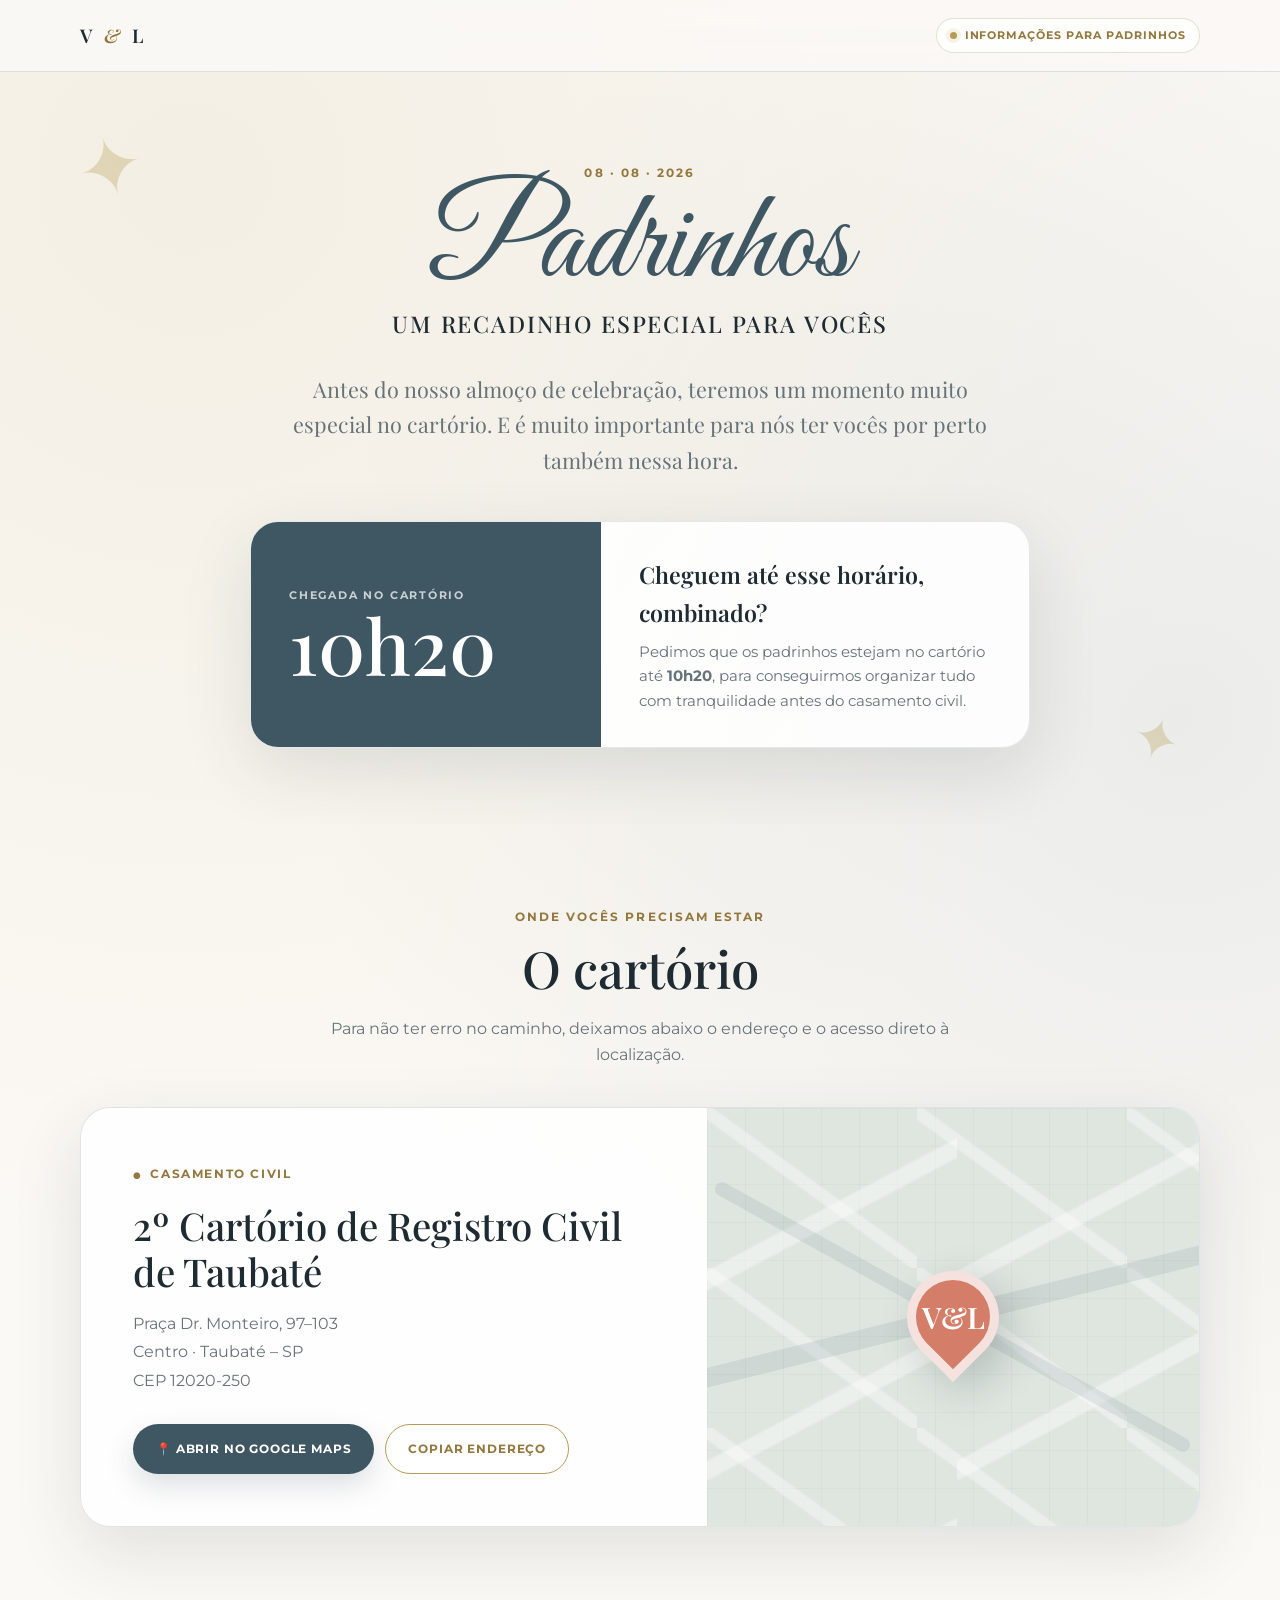
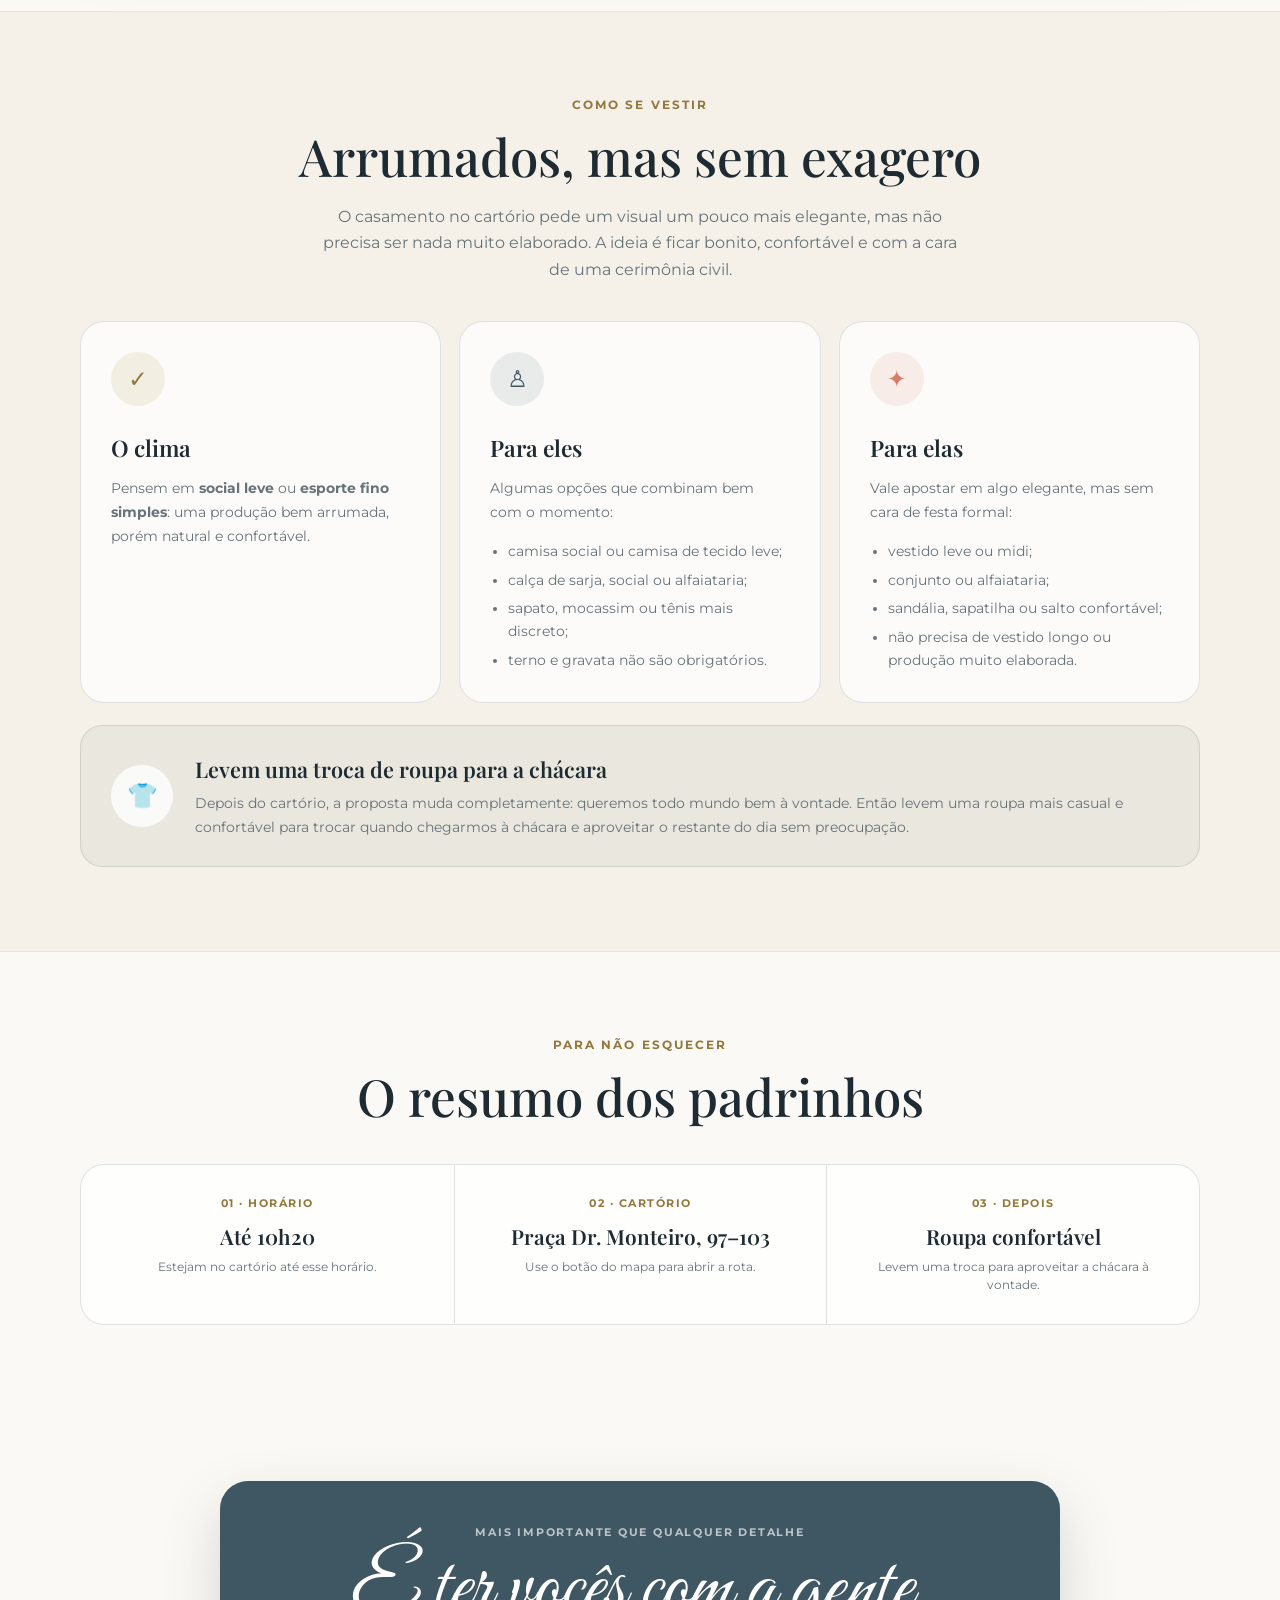
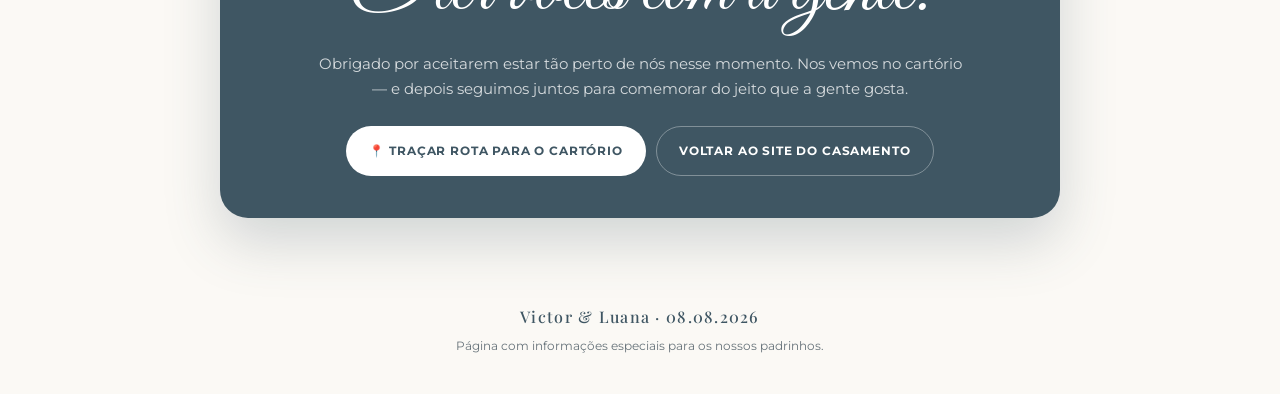
<file: padrinhos.html>
<!doctype html>
<html lang="pt-BR">
<head>
  <meta charset="utf-8">
  <meta name="viewport" content="width=device-width, initial-scale=1">
  <meta name="theme-color" content="#f5f1e9">
  <meta name="robots" content="noindex,nofollow">
  <meta name="description" content="Informações do casamento civil de Victor e Luana para os padrinhos.">
  <title>Padrinhos — Victor & Luana</title>

  <link rel="preconnect" href="https://fonts.googleapis.com">
  <link rel="preconnect" href="https://fonts.gstatic.com" crossorigin>
  <link href="https://fonts.googleapis.com/css2?family=Great+Vibes&family=Montserrat:wght@400;500;600;700&family=Playfair+Display:wght@400;500;600&display=swap" rel="stylesheet">

  <style>
    :root {
      --paper: #f5f1e9;
      --paper-soft: #fbf9f5;
      --ink: #1e2b33;
      --muted: #67737a;
      --blue: #617785;
      --blue-dark: #3f5663;
      --gold: #b79a55;
      --gold-dark: #94773d;
      --sage: #89967f;
      --coral: #d47d68;
      --white: #ffffff;
      --line: rgba(63, 86, 99, .16);
      --shadow: 0 24px 70px rgba(32, 46, 54, .12);
      --radius: 28px;
      --container: min(1120px, calc(100% - 36px));
    }

    * { box-sizing: border-box; }

    html { scroll-behavior: smooth; }

    body {
      margin: 0;
      min-width: 320px;
      background:
        radial-gradient(circle at 15% 5%, rgba(183,154,85,.11), transparent 30%),
        radial-gradient(circle at 92% 20%, rgba(97,119,133,.10), transparent 28%),
        var(--paper-soft);
      color: var(--ink);
      font-family: "Montserrat", system-ui, sans-serif;
      line-height: 1.65;
      -webkit-font-smoothing: antialiased;
    }

    a { color: inherit; }
    button { font: inherit; }
    .container { width: var(--container); margin-inline: auto; }

    .topbar {
      position: sticky;
      top: 0;
      z-index: 50;
      height: 72px;
      background: rgba(251,249,245,.90);
      border-bottom: 1px solid var(--line);
      backdrop-filter: blur(15px);
    }

    .topbar-inner {
      height: 100%;
      display: flex;
      align-items: center;
      justify-content: space-between;
      gap: 20px;
    }

    .brand {
      text-decoration: none;
      font-family: "Playfair Display", serif;
      font-size: 1.18rem;
      font-weight: 600;
      letter-spacing: .08em;
    }

    .brand span { color: var(--gold-dark); margin-inline: .25rem; font-style: italic; }

    .exclusive {
      display: inline-flex;
      align-items: center;
      gap: 8px;
      padding: 8px 13px;
      border: 1px solid rgba(148,119,61,.22);
      border-radius: 999px;
      background: rgba(255,255,255,.72);
      color: var(--gold-dark);
      font-size: .68rem;
      font-weight: 700;
      letter-spacing: .09em;
      text-transform: uppercase;
    }

    .exclusive::before {
      content: "";
      width: 7px;
      height: 7px;
      border-radius: 50%;
      background: var(--gold);
      box-shadow: 0 0 0 4px rgba(183,154,85,.12);
    }

    .hero {
      position: relative;
      overflow: hidden;
      padding: 92px 0 76px;
      text-align: center;
    }

    .hero::before,
    .hero::after {
      content: "✦";
      position: absolute;
      color: rgba(183,154,85,.32);
      font-size: 5rem;
      line-height: 1;
      pointer-events: none;
    }

    .hero::before { left: 6%; top: 55px; transform: rotate(-15deg); }
    .hero::after { right: 7%; bottom: 45px; transform: rotate(18deg) scale(.72); }

    .eyebrow,
    .section-kicker {
      margin: 0 0 12px;
      color: var(--gold-dark);
      font-size: .72rem;
      font-weight: 700;
      letter-spacing: .18em;
      text-transform: uppercase;
    }

    .hero h1 {
      margin: 0;
      color: var(--blue-dark);
      font-family: "Great Vibes", cursive;
      font-size: clamp(5rem, 10vw, 8.8rem);
      font-weight: 400;
      line-height: .8;
    }

    .hero h1 small {
      display: block;
      margin-top: .55em;
      color: var(--ink);
      font-family: "Playfair Display", serif;
      font-size: .18em;
      font-style: normal;
      font-weight: 500;
      letter-spacing: .08em;
      line-height: 1.2;
      text-transform: uppercase;
    }

    .hero-lead {
      max-width: 720px;
      margin: 34px auto 0;
      color: var(--muted);
      font-family: "Playfair Display", serif;
      font-size: clamp(1.08rem, 2vw, 1.35rem);
      line-height: 1.65;
    }

    .arrival-card {
      width: min(780px, 100%);
      margin: 42px auto 0;
      display: grid;
      grid-template-columns: .9fr 1.1fr;
      overflow: hidden;
      border: 1px solid rgba(63,86,99,.13);
      border-radius: 28px;
      background: rgba(255,255,255,.88);
      box-shadow: var(--shadow);
      text-align: left;
    }

    .arrival-time {
      display: flex;
      flex-direction: column;
      justify-content: center;
      padding: 34px 38px;
      background: var(--blue-dark);
      color: white;
    }

    .arrival-time span {
      color: rgba(255,255,255,.72);
      font-size: .7rem;
      font-weight: 700;
      letter-spacing: .16em;
      text-transform: uppercase;
    }

    .arrival-time strong {
      margin: 2px 0 0;
      font-family: "Playfair Display", serif;
      font-size: clamp(3.1rem, 6vw, 4.9rem);
      font-weight: 500;
      line-height: 1;
    }

    .arrival-copy {
      padding: 34px 38px;
    }

    .arrival-copy strong {
      display: block;
      margin-bottom: 8px;
      color: var(--ink);
      font-family: "Playfair Display", serif;
      font-size: 1.45rem;
      font-weight: 600;
    }

    .arrival-copy p { margin: 0; color: var(--muted); font-size: .92rem; }

    .section { padding: 84px 0; }

    .section-heading {
      max-width: 760px;
      margin: 0 auto 38px;
      text-align: center;
    }

    .section-heading h2 {
      margin: 0;
      color: var(--ink);
      font-family: "Playfair Display", serif;
      font-size: clamp(2.1rem, 4vw, 3.3rem);
      font-weight: 500;
      line-height: 1.15;
    }

    .section-heading p:last-child {
      max-width: 650px;
      margin: 18px auto 0;
      color: var(--muted);
    }

    .location-card {
      display: grid;
      grid-template-columns: 1.12fr .88fr;
      overflow: hidden;
      border: 1px solid var(--line);
      border-radius: 30px;
      background: rgba(255,255,255,.86);
      box-shadow: var(--shadow);
    }

    .location-copy {
      padding: 52px;
    }

    .location-label {
      display: inline-flex;
      align-items: center;
      gap: 8px;
      margin-bottom: 18px;
      color: var(--gold-dark);
      font-size: .72rem;
      font-weight: 700;
      letter-spacing: .14em;
      text-transform: uppercase;
    }

    .location-label::before { content: "●"; font-size: .55rem; }

    .location-copy h3 {
      margin: 0 0 15px;
      font-family: "Playfair Display", serif;
      font-size: clamp(1.75rem, 3vw, 2.45rem);
      font-weight: 500;
      line-height: 1.2;
    }

    .address {
      margin: 0 0 28px;
      color: var(--muted);
      font-size: 1rem;
      line-height: 1.8;
    }

    .location-actions {
      display: flex;
      flex-wrap: wrap;
      gap: 11px;
    }

    .button {
      min-height: 50px;
      display: inline-flex;
      align-items: center;
      justify-content: center;
      gap: 9px;
      padding: 13px 22px;
      border: 1px solid transparent;
      border-radius: 999px;
      background: transparent;
      text-decoration: none;
      cursor: pointer;
      font-size: .75rem;
      font-weight: 700;
      letter-spacing: .07em;
      text-transform: uppercase;
      transition: .2s ease;
    }

    .button:hover { transform: translateY(-2px); }

    .button-primary {
      background: var(--blue-dark);
      color: white;
      box-shadow: 0 12px 28px rgba(63,86,99,.18);
    }

    .button-secondary {
      border-color: var(--gold);
      background: rgba(255,255,255,.78);
      color: var(--gold-dark);
    }

    .map-visual {
      position: relative;
      min-height: 360px;
      display: grid;
      place-items: center;
      overflow: hidden;
      background:
        linear-gradient(36deg, transparent 47%, rgba(255,255,255,.36) 48% 52%, transparent 53%),
        linear-gradient(-28deg, transparent 43%, rgba(255,255,255,.40) 44% 49%, transparent 50%),
        linear-gradient(90deg, rgba(63,86,99,.04) 1px, transparent 1px),
        linear-gradient(rgba(63,86,99,.04) 1px, transparent 1px),
        #dfe6df;
      background-size: 210px 160px, 250px 190px, 38px 38px, 38px 38px, auto;
    }

    .map-visual::before,
    .map-visual::after {
      content: "";
      position: absolute;
      border-radius: 999px;
      background: rgba(97,119,133,.14);
    }

    .map-visual::before { width: 120%; height: 19px; transform: rotate(-14deg); }
    .map-visual::after { width: 110%; height: 14px; transform: rotate(29deg); }

    .pin {
      position: relative;
      z-index: 2;
      width: 92px;
      height: 92px;
      display: grid;
      place-items: center;
      border: 9px solid rgba(255,255,255,.78);
      border-radius: 50% 50% 50% 0;
      background: var(--coral);
      box-shadow: 0 18px 40px rgba(45,60,68,.22);
      color: white;
      font-family: "Playfair Display", serif;
      font-size: 1.85rem;
      font-weight: 600;
      transform: rotate(-45deg);
    }

    .pin span { transform: rotate(45deg); }

    .dress-section {
      background: var(--paper);
      border-top: 1px solid rgba(63,86,99,.08);
      border-bottom: 1px solid rgba(63,86,99,.08);
    }

    .dress-grid {
      display: grid;
      grid-template-columns: repeat(3, 1fr);
      gap: 18px;
    }

    .dress-card {
      min-height: 285px;
      padding: 30px;
      border: 1px solid var(--line);
      border-radius: 24px;
      background: rgba(255,255,255,.72);
    }

    .dress-icon {
      width: 54px;
      height: 54px;
      display: grid;
      place-items: center;
      margin-bottom: 23px;
      border-radius: 50%;
      background: rgba(183,154,85,.14);
      color: var(--gold-dark);
      font-size: 1.45rem;
    }

    .dress-card:nth-child(2) .dress-icon {
      background: rgba(97,119,133,.12);
      color: var(--blue-dark);
    }

    .dress-card:nth-child(3) .dress-icon {
      background: rgba(212,125,104,.12);
      color: var(--coral);
    }

    .dress-card h3 {
      margin: 0 0 11px;
      font-family: "Playfair Display", serif;
      font-size: 1.42rem;
      font-weight: 600;
    }

    .dress-card p {
      margin: 0;
      color: var(--muted);
      font-size: .9rem;
    }

    .dress-card ul {
      margin: 15px 0 0;
      padding-left: 18px;
      color: var(--muted);
      font-size: .86rem;
    }

    .dress-card li + li { margin-top: 6px; }

    .change-card {
      margin-top: 22px;
      display: grid;
      grid-template-columns: auto 1fr;
      gap: 22px;
      align-items: center;
      padding: 26px 30px;
      border: 1px solid rgba(137,150,127,.26);
      border-radius: 22px;
      background: rgba(137,150,127,.10);
    }

    .change-icon {
      width: 62px;
      height: 62px;
      display: grid;
      place-items: center;
      border-radius: 50%;
      background: rgba(255,255,255,.78);
      font-size: 1.55rem;
    }

    .change-card h3 {
      margin: 0 0 5px;
      font-family: "Playfair Display", serif;
      font-size: 1.35rem;
      font-weight: 600;
    }

    .change-card p { margin: 0; color: var(--muted); font-size: .9rem; }

    .mini-timeline {
      display: grid;
      grid-template-columns: repeat(3, 1fr);
      gap: 0;
      overflow: hidden;
      border: 1px solid var(--line);
      border-radius: 24px;
      background: rgba(255,255,255,.78);
    }

    .timeline-item {
      position: relative;
      padding: 30px 28px;
      text-align: center;
    }

    .timeline-item + .timeline-item { border-left: 1px solid var(--line); }

    .timeline-item span {
      display: block;
      margin-bottom: 7px;
      color: var(--gold-dark);
      font-size: .66rem;
      font-weight: 700;
      letter-spacing: .14em;
      text-transform: uppercase;
    }

    .timeline-item strong {
      display: block;
      font-family: "Playfair Display", serif;
      font-size: 1.3rem;
      font-weight: 600;
    }

    .timeline-item small {
      display: block;
      margin-top: 5px;
      color: var(--muted);
      font-size: .78rem;
      line-height: 1.45;
    }

    .final-note {
      padding: 72px 0 86px;
      text-align: center;
    }

    .final-note-box {
      max-width: 840px;
      margin: 0 auto;
      padding: 42px;
      border-radius: 28px;
      background: var(--blue-dark);
      color: white;
      box-shadow: 0 24px 55px rgba(63,86,99,.22);
    }

    .final-note-box p:first-child {
      margin: 0 0 7px;
      color: rgba(255,255,255,.65);
      font-size: .7rem;
      font-weight: 700;
      letter-spacing: .16em;
      text-transform: uppercase;
    }

    .final-note-box h2 {
      margin: 0;
      font-family: "Great Vibes", cursive;
      font-size: clamp(3.2rem, 7vw, 5.2rem);
      font-weight: 400;
      line-height: 1;
    }

    .final-note-box p:last-of-type {
      max-width: 650px;
      margin: 19px auto 0;
      color: rgba(255,255,255,.78);
      font-size: .95rem;
    }

    .final-actions {
      margin-top: 25px;
      display: flex;
      justify-content: center;
      flex-wrap: wrap;
      gap: 10px;
    }

    .final-note .button-primary {
      background: white;
      color: var(--blue-dark);
      box-shadow: none;
    }

    .final-note .button-secondary {
      border-color: rgba(255,255,255,.34);
      background: transparent;
      color: white;
    }

    footer {
      padding: 0 0 38px;
      text-align: center;
      color: var(--muted);
      font-size: .76rem;
    }

    footer strong {
      display: block;
      margin-bottom: 5px;
      color: var(--blue-dark);
      font-family: "Playfair Display", serif;
      font-size: 1rem;
      letter-spacing: .08em;
      font-weight: 500;
    }

    .toast {
      position: fixed;
      left: 50%;
      bottom: 24px;
      z-index: 100;
      max-width: calc(100% - 36px);
      padding: 12px 17px;
      border-radius: 12px;
      background: var(--ink);
      color: white;
      font-size: .82rem;
      box-shadow: 0 12px 30px rgba(0,0,0,.2);
      opacity: 0;
      pointer-events: none;
      transform: translate(-50%, 12px);
      transition: .22s ease;
    }

    .toast.show { opacity: 1; transform: translate(-50%, 0); }

    @media (max-width: 820px) {
      .hero { padding-top: 72px; }
      .arrival-card,
      .location-card { grid-template-columns: 1fr; }
      .arrival-card { max-width: 570px; }
      .arrival-time { text-align: center; }
      .map-visual { min-height: 270px; order: -1; }
      .dress-grid { grid-template-columns: 1fr; }
      .dress-card { min-height: 0; }
      .mini-timeline { grid-template-columns: 1fr; }
      .timeline-item + .timeline-item { border-left: 0; border-top: 1px solid var(--line); }
    }

    @media (max-width: 580px) {
      :root { --container: min(100% - 26px, 1120px); }
      .topbar { height: 64px; }
      .exclusive { font-size: .58rem; padding: 7px 10px; }
      .hero { padding: 60px 0 58px; }
      .hero::before, .hero::after { display: none; }
      .hero h1 { font-size: clamp(4.6rem, 25vw, 6.4rem); }
      .hero h1 small { font-size: .19em; }
      .hero-lead { font-size: 1.02rem; }
      .arrival-card { margin-top: 32px; border-radius: 22px; }
      .arrival-time, .arrival-copy { padding: 28px 25px; }
      .arrival-time strong { font-size: 3.7rem; }
      .arrival-copy { text-align: center; }
      .section { padding: 66px 0; }
      .section-heading { margin-bottom: 30px; }
      .location-copy { padding: 30px 24px; text-align: center; }
      .location-actions { flex-direction: column; }
      .button { width: 100%; }
      .map-visual { min-height: 230px; }
      .dress-card { padding: 25px; }
      .change-card { grid-template-columns: 1fr; text-align: center; padding: 25px; }
      .change-icon { margin: 0 auto; }
      .final-note { padding: 58px 0 68px; }
      .final-note-box { padding: 34px 23px; border-radius: 23px; }
      .final-actions { flex-direction: column; }
    }
  </style>
</head>

<body>
  <header class="topbar">
    <div class="container topbar-inner">
      <a class="brand" href="index.html" aria-label="Voltar ao site de Victor e Luana">V <span>&</span> L</a>
      <span class="exclusive">Informações para padrinhos</span>
    </div>
  </header>

  <main>
    <section class="hero">
      <div class="container">
        <p class="eyebrow">08 · 08 · 2026</p>
        <h1>
          Padrinhos
          <small>um recadinho especial para vocês</small>
        </h1>

        <p class="hero-lead">
          Antes do nosso almoço de celebração, teremos um momento muito especial no cartório.
          E é muito importante para nós ter vocês por perto também nessa hora.
        </p>

        <div class="arrival-card">
          <div class="arrival-time">
            <span>Chegada no cartório</span>
            <strong>10h20</strong>
          </div>
          <div class="arrival-copy">
            <strong>Cheguem até esse horário, combinado?</strong>
            <p>
              Pedimos que os padrinhos estejam no cartório até <b>10h20</b>,
              para conseguirmos organizar tudo com tranquilidade antes do casamento civil.
            </p>
          </div>
        </div>
      </div>
    </section>

    <section class="section" id="cartorio">
      <div class="container">
        <div class="section-heading">
          <p class="section-kicker">Onde vocês precisam estar</p>
          <h2>O cartório</h2>
          <p>
            Para não ter erro no caminho, deixamos abaixo o endereço e o acesso direto à localização.
          </p>
        </div>

        <div class="location-card">
          <div class="location-copy">
            <span class="location-label">Casamento civil</span>
            <h3>2º Cartório de Registro Civil de Taubaté</h3>
            <p class="address" id="cartorio-address">
              Praça Dr. Monteiro, 97–103<br>
              Centro · Taubaté – SP<br>
              CEP 12020-250
            </p>

            <div class="location-actions">
              <a
                class="button button-primary"
                href="https://maps.app.goo.gl/uJeRsFNTA9S7LANE6"
                target="_blank"
                rel="noopener noreferrer"
              >
                📍 Abrir no Google Maps
              </a>

              <button class="button button-secondary" type="button" id="copy-address">
                Copiar endereço
              </button>
            </div>
          </div>

          <div class="map-visual" aria-hidden="true">
            <div class="pin"><span>V&L</span></div>
          </div>
        </div>
      </div>
    </section>

    <section class="section dress-section" id="como-se-vestir">
      <div class="container">
        <div class="section-heading">
          <p class="section-kicker">Como se vestir</p>
          <h2>Arrumados, mas sem exagero</h2>
          <p>
            O casamento no cartório pede um visual um pouco mais elegante,
            mas não precisa ser nada muito elaborado. A ideia é ficar bonito,
            confortável e com a cara de uma cerimônia civil.
          </p>
        </div>

        <div class="dress-grid">
          <article class="dress-card">
            <div class="dress-icon">✓</div>
            <h3>O clima</h3>
            <p>
              Pensem em <b>social leve</b> ou <b>esporte fino simples</b>:
              uma produção bem arrumada, porém natural e confortável.
            </p>
          </article>

          <article class="dress-card">
            <div class="dress-icon">♙</div>
            <h3>Para eles</h3>
            <p>Algumas opções que combinam bem com o momento:</p>
            <ul>
              <li>camisa social ou camisa de tecido leve;</li>
              <li>calça de sarja, social ou alfaiataria;</li>
              <li>sapato, mocassim ou tênis mais discreto;</li>
              <li>terno e gravata não são obrigatórios.</li>
            </ul>
          </article>

          <article class="dress-card">
            <div class="dress-icon">✦</div>
            <h3>Para elas</h3>
            <p>Vale apostar em algo elegante, mas sem cara de festa formal:</p>
            <ul>
              <li>vestido leve ou midi;</li>
              <li>conjunto ou alfaiataria;</li>
              <li>sandália, sapatilha ou salto confortável;</li>
              <li>não precisa de vestido longo ou produção muito elaborada.</li>
            </ul>
          </article>
        </div>

        <div class="change-card">
          <div class="change-icon">👕</div>
          <div>
            <h3>Levem uma troca de roupa para a chácara</h3>
            <p>
              Depois do cartório, a proposta muda completamente: queremos todo mundo bem à vontade.
              Então levem uma roupa mais casual e confortável para trocar quando chegarmos à chácara
              e aproveitar o restante do dia sem preocupação.
            </p>
          </div>
        </div>
      </div>
    </section>

    <section class="section" id="resumo">
      <div class="container">
        <div class="section-heading">
          <p class="section-kicker">Para não esquecer</p>
          <h2>O resumo dos padrinhos</h2>
        </div>

        <div class="mini-timeline">
          <div class="timeline-item">
            <span>01 · Horário</span>
            <strong>Até 10h20</strong>
            <small>Estejam no cartório até esse horário.</small>
          </div>

          <div class="timeline-item">
            <span>02 · Cartório</span>
            <strong>Praça Dr. Monteiro, 97–103</strong>
            <small>Use o botão do mapa para abrir a rota.</small>
          </div>

          <div class="timeline-item">
            <span>03 · Depois</span>
            <strong>Roupa confortável</strong>
            <small>Levem uma troca para aproveitar a chácara à vontade.</small>
          </div>
        </div>
      </div>
    </section>

    <section class="final-note">
      <div class="container">
        <div class="final-note-box">
          <p>Mais importante que qualquer detalhe</p>
          <h2>É ter vocês com a gente.</h2>
          <p>
            Obrigado por aceitarem estar tão perto de nós nesse momento.
            Nos vemos no cartório — e depois seguimos juntos para comemorar do jeito que a gente gosta.
          </p>

          <div class="final-actions">
            <a
              class="button button-primary"
              href="https://maps.app.goo.gl/uJeRsFNTA9S7LANE6"
              target="_blank"
              rel="noopener noreferrer"
            >
              📍 Traçar rota para o cartório
            </a>
            <a class="button button-secondary" href="index.html">Voltar ao site do casamento</a>
          </div>
        </div>
      </div>
    </section>
  </main>

  <footer>
    <div class="container">
      <strong>Victor & Luana · 08.08.2026</strong>
      Página com informações especiais para os nossos padrinhos.
    </div>
  </footer>

  <div class="toast" id="toast" role="status" aria-live="polite">Endereço copiado!</div>

  <script>
    const copyButton = document.querySelector("#copy-address");
    const toast = document.querySelector("#toast");

    copyButton?.addEventListener("click", async () => {
      const address = "Praça Dr. Monteiro, 97-103 - Centro, Taubaté - SP, 12020-250";

      try {
        await navigator.clipboard.writeText(address);
        toast.textContent = "Endereço copiado!";
      } catch (error) {
        toast.textContent = address;
      }

      toast.classList.add("show");
      setTimeout(() => toast.classList.remove("show"), 3000);
    });
  </script>
</body>
</html>
</file>
